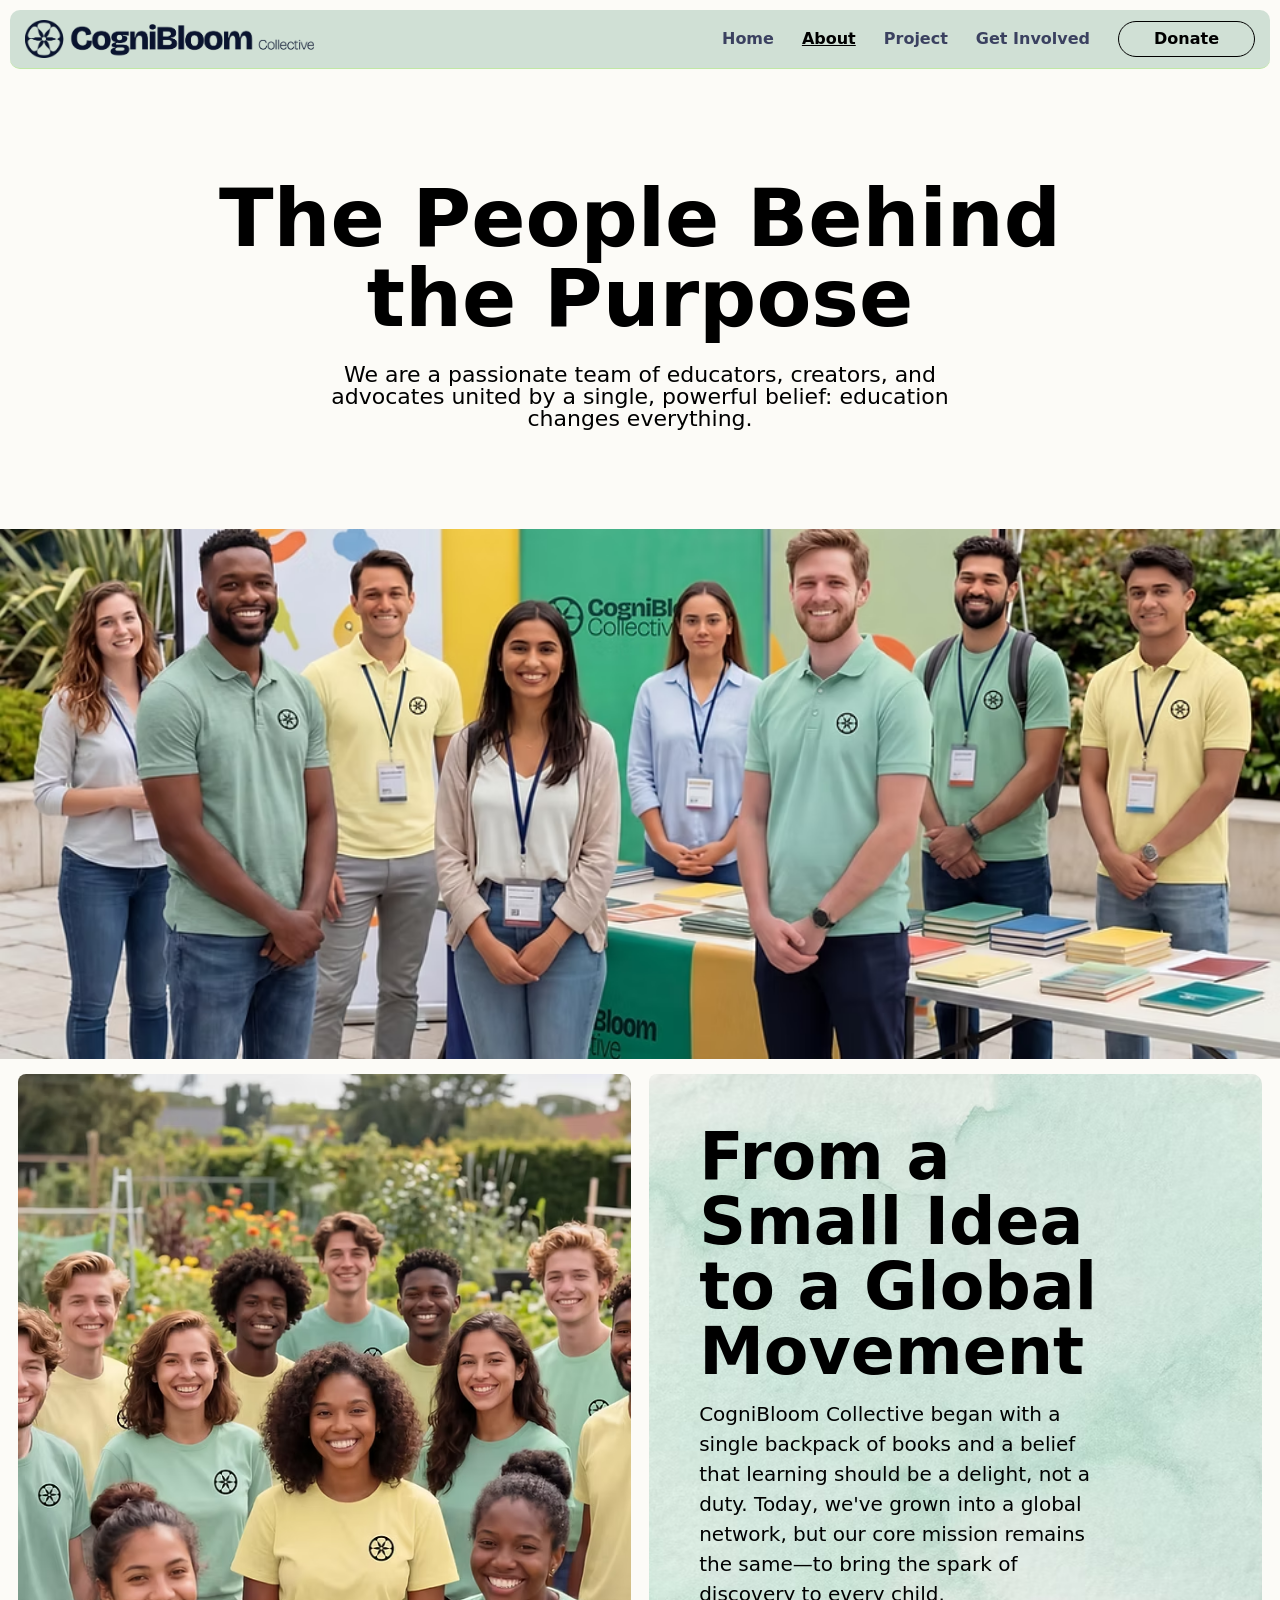
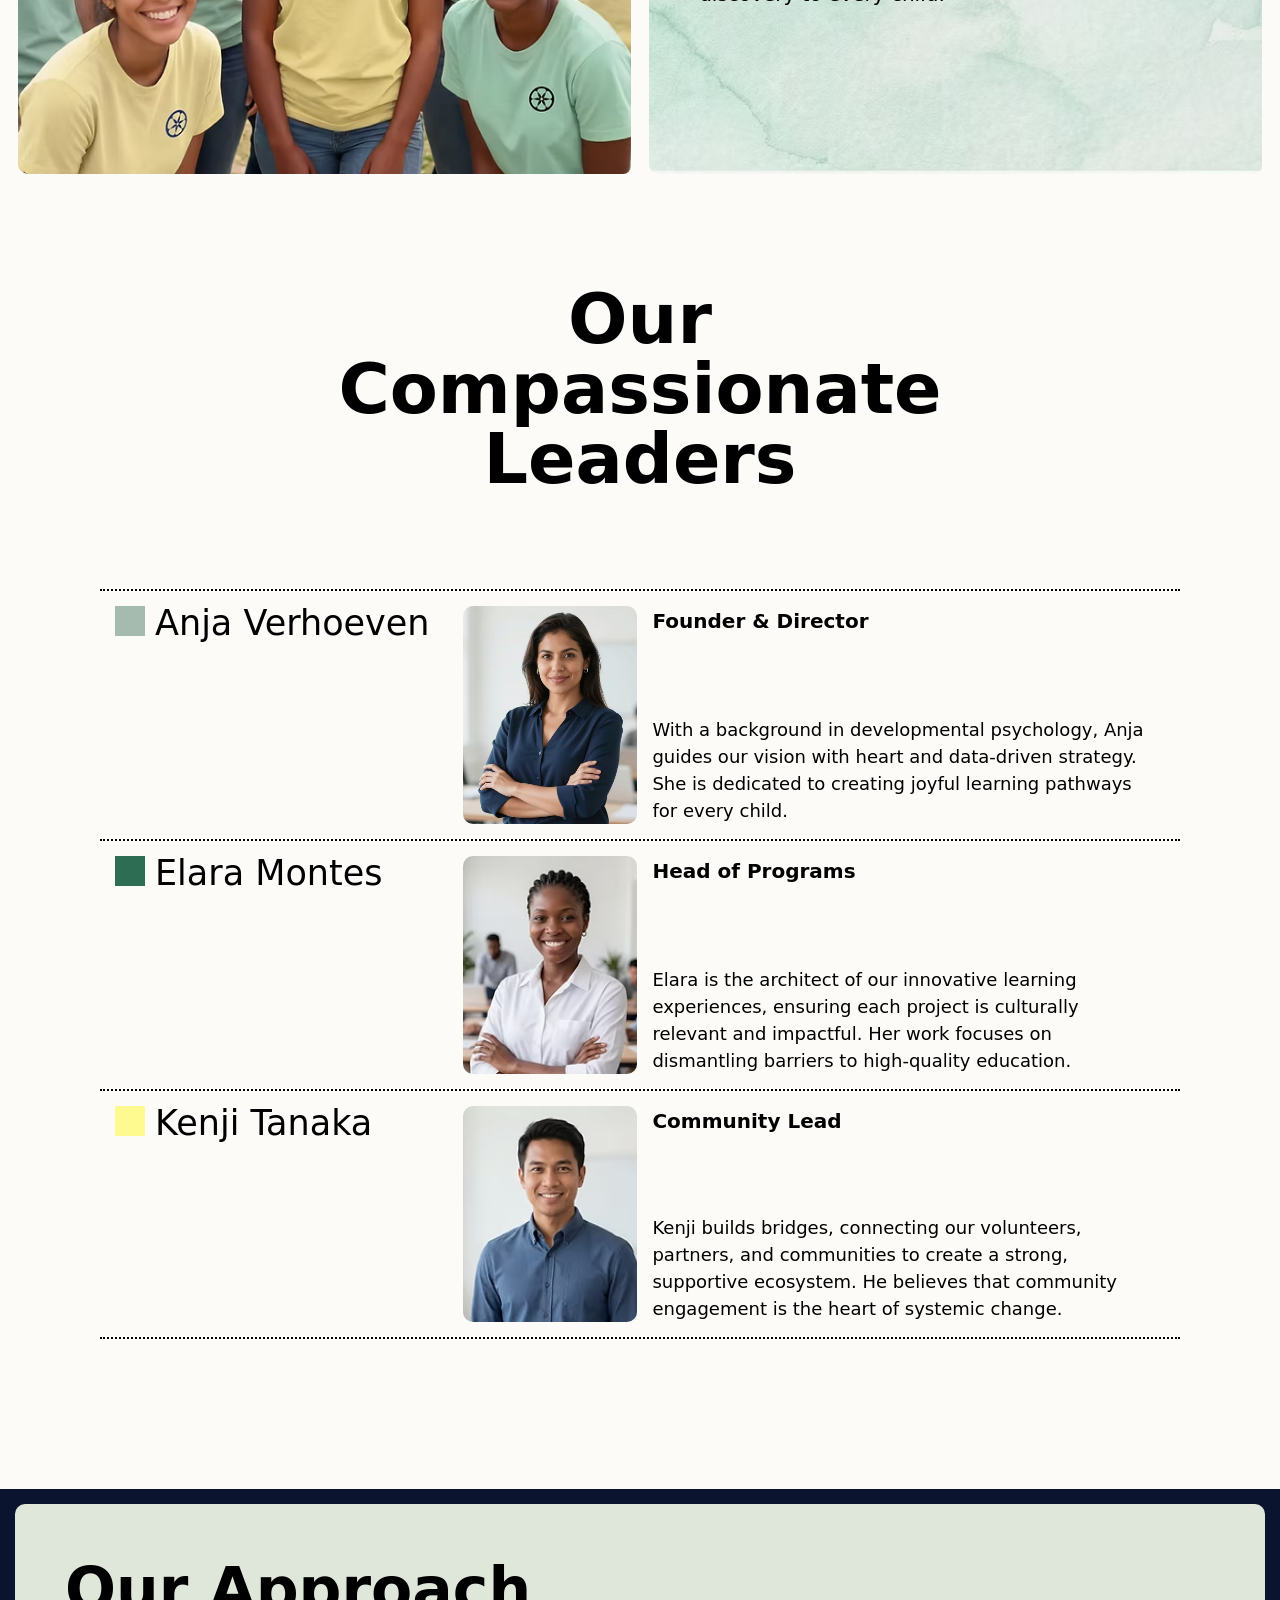
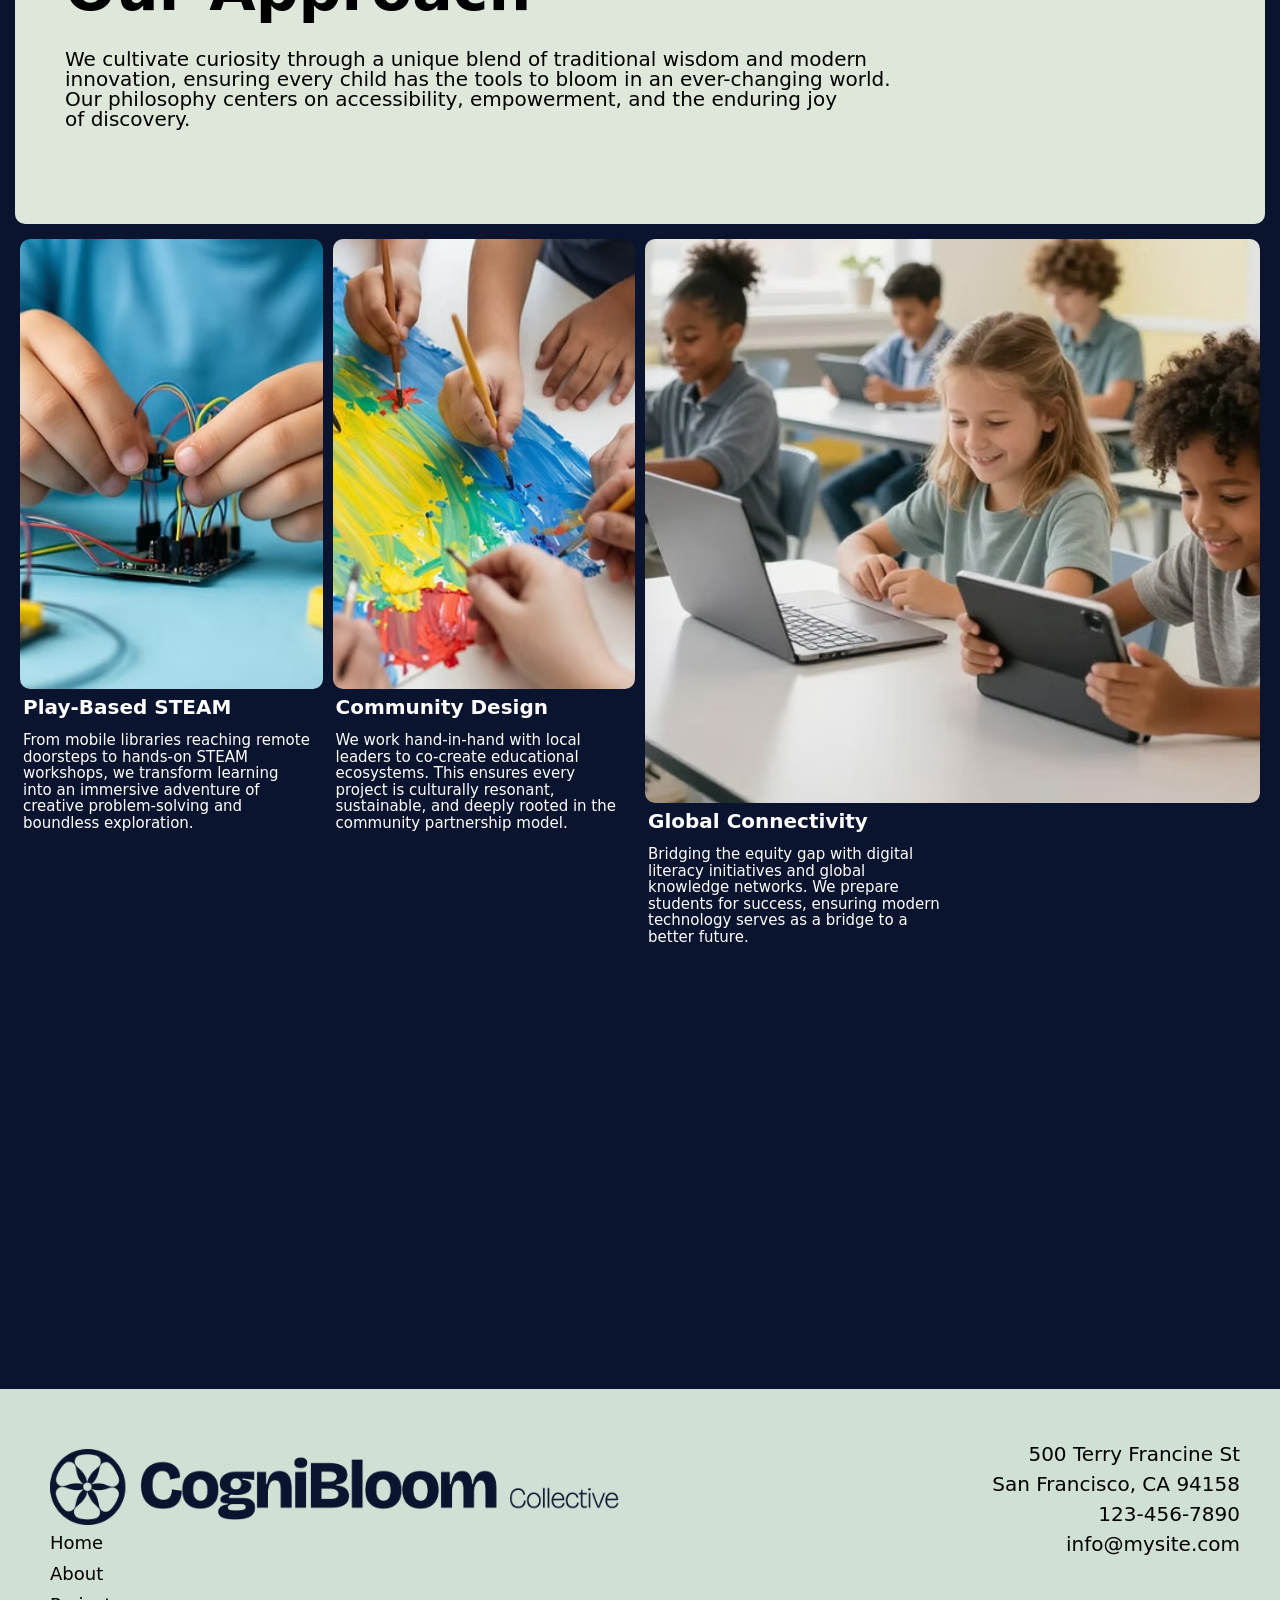
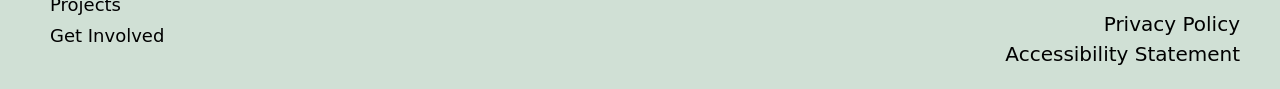
<file: pages/about.html>
<!doctype html>
<html lang="en">
  <head>
    <meta charset="UTF-8" />
    <meta name="viewport" content="width=device-width, initial-scale=1.0" />
    <title>Document</title>
    <link rel="stylesheet" href="../styles/reset.css">
    <link rel="stylesheet" href="../styles/header.css" />
    <link rel="stylesheet" href="../styles/footer.css" />
    <link rel="stylesheet" href="../styles/about.css" />
  </head>
  <body>
    <div class="padding">
      <header class="nav">
        <a class="logo" href="../index.html"
          ><img
            src="../images/c837a6_b99ae5eac99b433983c7f7e0ed3001bb~mv2.png"
            alt=""
        /></a>
        <input
          type="checkbox"
          id="menu-toggle"
          class="toggle"
          aria-label="Toggle menu"
        />
        <label for="menu-toggle" class="burger" aria-hidden="true"
          ><i></i><i></i><i></i
        ></label>
        <nav class="links">
          <a href="../index.html">Home</a>
          <a href="./pages/about.html" class="active">About</a>
          <a href="../pages/projects.html">Project</a>
          <a href="../pages/getinvolved.html">Get Involved</a>
          <a href="../pages/donate.html" class="btn">Donate</a>
        </nav>
      </header>
    </div>
    <main>
      <div class="text">
        <h1>The People Behind the Purpose</h1>
        <p>We are a passionate team of educators, creators, and advocates united by a single, powerful belief: education changes everything.</p>
      </div>
      <div class="bigimg">
        <img src="../images/untitled_Gemini 3_edited.avif" alt="">
      </div>
      <div class="parent">
        <div class="photo">
          <img src="../images/untitled_Gemini 3_1 Flash (Nano Banana 2)_2026-03-19_22-51-072.avif" alt="">
        </div>
        <div class="text1">
          <h2>From a Small Idea to a Global Movement</h2>
          <p>CogniBloom Collective began with a single backpack of books and a belief that learning should be a delight, not a duty. Today, we've grown into a global network, but our core mission remains the same—to bring the spark of discovery to every child.</p>
        </div>
      </div>
      <div class="hero">
        <h1>Our Compassionate Leaders</h1>
      </div>
      <div class="holder">
        <div class="holder1">
          <div class="name">
            <div class="color"></div>
            <p>Anja Verhoeven</p>
          </div>
          <div class="picture">
            <img src="../images/c837a6_51d7d02557ae46978802cab219320728~mv2.avif" alt="">
          </div>
          <div class="text3">
            <h3>Founder & Director</h3>
            <p>With a background in developmental psychology, Anja guides our vision with heart and data-driven strategy. She is dedicated to creating joyful learning pathways for every child.</p>
          </div>
        </div>
        <div class="holder1">
          <div class="name">
            <div class="color1"></div>
            <p>Elara Montes</p>
          </div>
          <div class="picture">
            <img src="../images/untitled_Gemini 3_1 Flash (Nano Banana 2)_2026-03-19_23-37-52.avif" alt="">
          </div>
          <div class="text3">
            <h3>Head of Programs</h3>
            <p>Elara is the architect of our innovative learning experiences, ensuring each project is culturally relevant and impactful. Her work focuses on dismantling barriers to high-quality education.</p>
          </div>
        </div>
        <div class="holder2">
          <div class="name">
            <div class="color2"></div>
            <p>Kenji Tanaka</p>
          </div>
          <div class="picture">
            <img src="../images/untitled_Gemini 3 (Nano Banana Pro)_2026-03-22_15-21-33.avif" alt="">
          </div>
          <div class="text3">
            <h3>Community Lead</h3>
            <p>Kenji builds bridges, connecting our volunteers, partners, and communities to create a strong, supportive ecosystem. He believes that community engagement is the heart of systemic change.</p>
          </div>
        </div>
      </div>
      <div class="gapper"></div>
      <div class="background">
        <div class="approach">
          <h2>Our Approach</h2>
          <p>We cultivate curiosity through a unique blend of traditional wisdom and modern innovation, ensuring every child has the tools to bloom in an ever-changing world. Our philosophy centers on accessibility, empowerment, and the enduring joy of discovery.</p>
        </div>
        <div class="card-holder">
          <div class="card">
            <img src="../images/c837a6_28ec3ead72d84b7d890cd1c39228bf9e~mv2.avif" alt="">
            <div class="text5">
              <h2>Play-Based STEAM</h2>
              <p>From mobile libraries reaching remote doorsteps to hands-on STEAM workshops, we transform learning into an immersive adventure of creative problem-solving and boundless exploration.</p>
            </div>
          </div>
          <div class="card">
            <img src="../images/ai-generated-IMAGE - 2026-03-19T134012_222.avif" alt="">
            <div class="text5">
              <h2>Community Design</h2>
              <p>We work hand-in-hand with local leaders to co-create educational ecosystems. This ensures every project is culturally resonant, sustainable, and deeply rooted in the community partnership model.</p>
            </div>
          </div>
          <div class="card2">
            <img src="../images/ai-generated-IMAGE (83).avif" alt="">
            <div class="text4">
              <h2>Global Connectivity</h2>
              <p>Bridging the equity gap with digital literacy initiatives and global knowledge networks. We prepare students for success, ensuring modern technology serves as a bridge to a better future.</p>
            </div>
          </div>
        </div>
      </div>

    
    
    </main>
    <footer>
      <div class="box">
        <img
          src="../images/c837a6_b99ae5eac99b433983c7f7e0ed3001bb~mv2.png"
          alt=""
        />
        <a href="./index.html" class="top">Home</a>
        <a href="./pages/about.html">About</a>
        <a href="./pages/projects.html">Projects</a>
        <a href="./pages/getinvolved.html">Get Involved</a>
      </div>
      <div class="box1">
        <p>
          500 Terry Francine St

          <br />
          San Francisco, CA 94158

          <br />
          123-456-7890

          <br />
          info@mysite.com
        </p>
        <p class="down">
          <a href=""
            >Privacy Policy <br />
            Accessibility Statement</a
          >
        </p>
      </div>
    </footer>
  </body>
</html>
</file>
<file: styles/header.css>
body {
  font-family:
    system-ui,
    -apple-system,
    "Segoe UI",
    sans-serif;
  background: #f7f7f7;
}

.nav {
  position: sticky;
  top: 0;
  z-index: 10;
  display: flex;
  align-items: center;
  justify-content: space-between;
  padding: 10px 15px;
  background: #d0e0d5;
  backdrop-filter: blur(10px);
  border-bottom: 1px solid #c0e8a5;
  border-radius: 10px;
}
.logo img {
  width: 300px;
}
.padding {
  padding: 10px;
}

.logo {
  font-size: 1.3rem;
  font-weight: 800;
  color: #002057;
  text-decoration: none;
}
.logo span {
  color: #ff7b00;
}

.links {
  display: flex;
  align-items: center;
  gap: 28px;
}
.links a {
  color: #3b4160;
  font-weight: 600;
  text-decoration: none;
}
.links a:hover,
.links a.active {
  color: black;
  text-decoration: underline;
}
.links .btn {
  padding: 5px 35px;
  border-radius: 999px;
  background: #d0e0d5;
  color: black;
  border: 1px solid black;
  display: flex;
  justify-content: center;
  align-items: center;
}
.links .btn:hover {
  background-color: #b8c9bd;
  color: black;
  text-decoration: underline;
}

/* The checkbox is the state; the label is the visible button */
.toggle {
  position: absolute;
  opacity: 0;
  pointer-events: none;
}
.burger {
  display: none;
  width: 28px;
  cursor: pointer;
}
.burger i {
  display: block;
  height: 3px;
  margin: 5px 0;
  border-radius: 2px;
  background: #002057;
  transition:
    transform 0.25s ease,
    opacity 0.25s ease;
}

.demo {
  min-height: 90vh;
  display: grid;
  place-content: center;
  text-align: center;
}
.demo h1 {
  margin: 0;
  color: #002057;
  font-size: clamp(1.8rem, 5vw, 3rem);
}
.demo p {
  color: #5b6178;
}
iframe {
  width: 100%;
  border: none;
  display: block;
}

@media (max-width: 720px) {
  .burger {
    display: block;
  }
  .links {
    position: absolute;
    top: 100%;
    left: 0;
    right: 0;
    flex-direction: column;
    align-items: stretch;
    gap: 0;
    padding: 8px 6vw 20px;
    background: #d0e0d5;
    border-bottom: 1px solid #d0e0d5;
    display: none;
  }
  .links a {
    padding: 14px 0;
  }
  .links .btn {
    margin-top: 8px;
    text-align: center;
  }

  .toggle:checked ~ .links {
    display: flex;
  }
  .toggle:checked ~ .burger i:nth-child(1) {
    transform: translateY(8px) rotate(45deg);
  }
  .toggle:checked ~ .burger i:nth-child(2) {
    opacity: 0;
  }
  .toggle:checked ~ .burger i:nth-child(3) {
    transform: translateY(-8px) rotate(-45deg);
  }
}
@media (max-width: 950px) {
  .logo img {
    width: 200px;
  }
}

@media (max-width: 690px) {
  .logo img {
    width: 250px;
  }
}
@media (max-width: 400px) {
  .logo img {
    width: 199px;
  }
}

body {
  background-color: #fcfbf7;
}
</file>
<file: styles/footer.css>
* {
  margin: 0;
  padding: 0;
  box-sizing: border-box;
}

footer {
  width: 100%;
  display: flex;
  flex-direction: row;
  height: 300px;
  background-color: #d0e0d5;
  padding: 40px;
  padding-top: 50px;
}
.box img {
  width: 600px;
}
.box {
  display: flex;
  flex-direction: column;
  justify-content: top;
  align-items: start;
  gap: 4px;
  padding: 10px;
}
.box1 {
  display: flex;
  flex-direction: column;
  align-items: end;
  justify-content: top;
}
.box1 p {
  font-size: 20px;
  text-align: end;
}
.down {
  padding-top: 50px;
  color: black;
  text-decoration: none;
}
.down a {
  color: black;
  text-decoration: none;
}
.box a {
  font-size: 18px;
  gap: 10px;
  color: black;
  text-decoration: none;
}

iframe {
  width: 100%;
  border: none;
  display: block;
}
.box,
.box1 {
  flex: 1;
  min-width: 0;
}

@media (max-width: 1010px) {
  .box img {
    width: 500px;
  }
  .box1 p {
    font-size: 19px;
    text-align: end;
  }
}
@media (max-width: 970px) {
  .box img {
    width: 400px;
  }
  .box1 p {
    font-size: 18px;
    text-align: end;
  }
}
@media (max-width: 700px) {
  .box img {
    width: 300px;
  }
  .box1 p {
    font-size: 16px;
    text-align: end;
  }
}
@media (max-width: 570px) {
  .box img {
    width: 200px;
  }
  .box1 p {
    font-size: 14px;
    text-align: end;
  }
}
@media (max-width: 400px) {
  .box img {
    width: 100px;
  }
}
@media (max-width: 450px) {
  footer {
    flex-direction: column;
    height: fit-content;
    display: flex;
    gap: 15px;
  }
  .box1 {
    align-items: start;
    justify-content: center;
  }
  .box1 p {
    text-align: start;
  }
  .box img {
    width: 250px;
  }
}
</file>
<file: styles/about.css>
.text {
    width: 100%;
    height: 450px;
    display: flex;
    flex-direction: column;
    align-items: center;
    justify-content: center;
    gap: 25px;
    padding: 20px;
}

.text h1 {
    font-size: 80px;
    max-width: 1000px;
    text-align: center;
    line-height: 100%;
    word-wrap: break-word;
}

.text p {
    font-size: 22px;
    max-width: 700px;
    text-align: center;
    line-height: 100%;
    word-wrap: break-word;
}

.bigimg {
    width: 100%;
    height: 100%;
}

.bigimg img {
    width: 100%;
    object-fit: cover;
}

.parent {
    width: 100%;
    height: 100%;
    display: flex;
    flex-direction: row;
    padding: 15px;
    gap: 15px;
    justify-content: space-evenly;
}

.photo {
    width: 49%;
    height: 700px;
}

.photo img {
    width: 100%;
    object-fit: cover;
    height: 100%;
    border-radius: 8px 10px;
}

.text1 {
    width: 49%;
    height: 700px;
    padding: 50px;
    border-radius: 8px 10px;
    background-image: url(../images/untitled_Gemini\ 3\ \(Nano\ Banana\ Pro\)_2026-03-19_21-55-02_edited.avif);
    background-size: cover;
    background-position: center;
    background-repeat: no-repeat;
    display: flex;
    flex-direction: column;
    gap: 15px;
}

.text1 h2 {
    font-size: 65px;
    line-height: 100%;
    max-width: 600px;
    word-wrap: break-word;
}

.text1 p {
    max-width: 400px;
    font-size: 20px;
    word-wrap: break-word;
}

.hero {
    width: 100%;
    height: 400px;
    display: flex;
    flex-direction: column;
    align-items: center;
    justify-content: center;
    padding: 20px;
}

.hero h1 {
    font-size: 70px;
    line-height: 100%;
    max-width: 700px;
    text-align: center;
    word-wrap: break-word;
}

.holder {
    width: 100%;
    height: 100%;
    display: flex;
    flex-direction: column;
    padding: 0px 100px;
}

.holder1 {
    width: 100%;
    height: 250px;
    display: flex;
    flex-direction: row;
    border-top: 2px dotted black;
    padding: 15px;
}

.picture {
    width: 20%;
}

.picture img {
    object-fit: cover;
    width: 100%;
    height: 100%;
    border-radius: 10px;
}

.name {
    width: 40%;
    display: flex;
    flex-direction: row;
}

.text3 {
    width: 60%;
    display: flex;
    flex-direction: column;
    justify-content: space-between;
    padding: 0 15px;
}

.text3 p {
    font-size: 18px;
    word-wrap: break-word;
}

.text3 h3 {
    font-size: 20px;
}

.name p {
    font-size: 35px;
    line-height: 100%;
    padding-left: 10px;
    word-wrap: break-word;
}

.color {
    width: 30px;
    height: 30px;
    background-color: #a5bbaf;
}

.color1 {
    width: 30px;
    height: 30px;
    background-color: #2c6d54;
}

.color2 {
    background-color: #fefa8f;
    width: 30px;
    height: 30px;
}

.holder2 {
    width: 100%;
    height: 250px;
    display: flex;
    flex-direction: row;
    border-top: 2px dotted black;
    padding: 15px;
    border-bottom: 2px dotted black;
}

.gapper {
    width: 100%;
    height: 150px;
}

.background {
    background-color: #0a142f;
    width: 100%;
    height: 1500px;
    padding: 15px;
}

.approach {
    background-color: #dfe7da;
    padding: 40px 50px;
    width: 100%;
    height: 320px;
    border-radius: 10px;
    display: flex;
    flex-direction: column;
    gap: 15px;
}

.approach h2 {
    font-size: 60px;
}

.approach p {
    font-size: 20px;
    line-height: 100%;
    max-width: 850px;
    word-wrap: break-word;
}

.card-holder {
    width: 100%;
    padding: 10px 0 0 0;
    overflow: hidden;
    color: white;
    display: flex;
    flex-direction: row;
    height: auto;
}

.card {
    width: 25%;
    height: auto;
    padding: 5px;
    display: flex;
    flex-direction: column;
    flex-shrink: 0;
    box-sizing: border-box;
}

.card img {
    width: 100%;
    object-fit: cover;
    display: block;
    border-radius: 10px;
    height: 450px;
    display: block;
}

.text5 {
    padding: 3px;
    gap: 10px;
    display: flex;
    flex-direction: column;
}

.text5 h2 {
    font-size: 20px;
}

.text5 p {
    font-size: 15px;
    line-height: 110%;
    word-wrap: break-word;
}

.text4 {
    padding: 3px;
    gap: 10px;
    display: flex;
    flex-direction: column;
}

.text4 h2 {
    font-size: 20px;
}

.text4 p {
    font-size: 15px;
    line-height: 110%;
    max-width: 300px;
    word-wrap: break-word;
}

.card2 {
    height: auto;
    padding: 5px;
    display: flex;
    flex-direction: column;
    width: 50%;
    box-sizing: border-box;
    flex-shrink: 0;
}

.card2 img {
    width: 100%;
    height: auto;
    display: block;
    border-radius: 10px;
}

@media (max-width: 1100px) {
    .text h1 {
        font-size: 60px;
    }

    .text1 h2 {
        font-size: 50px;
    }

    .hero h1 {
        font-size: 55px;
    }

    .approach h2 {
        font-size: 50px;
    }

    .name p {
        font-size: 28px;
    }
}

@media (max-width: 900px) {
    .text {
        height: auto;
        padding: 60px 20px;
    }

    .text h1 {
        font-size: 50px;
    }

    .text p {
        font-size: 18px;
    }

    .parent {
        flex-direction: column;
    }

    .photo,
    .text1 {
        width: 100%;
        height: auto;
        min-height: 500px;
    }

    .text1 {
        padding: 40px;
    }

    .text1 h2 {
        font-size: 45px;
    }

    .hero {
        height: auto;
        padding: 50px 20px;
    }

    .hero h1 {
        font-size: 45px;
    }

    .holder {
        padding: 0 30px;
    }

    .holder1,
    .holder2 {
        height: auto;
        flex-wrap: wrap;
        gap: 15px;
    }

    .name {
        width: 100%;
        order: 2;
    }

    .picture {
        width: 100%;
        height: 300px;
        order: 1;
    }

    .text3 {
        width: 100%;
        order: 3;
        padding: 10px 0;
    }

    .approach {
        height: auto;
        padding: 30px;
    }

    .approach h2 {
        font-size: 45px;
    }

    .card-holder {
        flex-wrap: wrap;
    }

    .card {
        width: 50%;
    }

    .card2 {
        width: 100%;
    }
}

@media (max-width: 600px) {
    .text h1 {
        font-size: 38px;
    }

    .text p {
        font-size: 16px;
    }

    .text1 h2 {
        font-size: 35px;
    }

    .text1 p {
        font-size: 16px;
    }

    .hero h1 {
        font-size: 35px;
    }

    .name p {
        font-size: 24px;
    }

    .approach h2 {
        font-size: 35px;
    }

    .approach p {
        font-size: 16px;
    }

    .card {
        width: 100%;
    }

    .card img {
        height: 300px;
    }
   
}

@media (max-width: 450px) {
    .text h1 {
        font-size: 30px;
    }

    .text1 {
        padding: 25px;
    }

    .text1 h2 {
        font-size: 28px;
    }

    .hero h1 {
        font-size: 30px;
    }

    .holder {
        padding: 0 15px;
    }

    .name p {
        font-size: 20px;
    }

    .approach {
        padding: 20px;
    }

    .approach h2 {
        font-size: 28px;
    }
}

@media (max-width: 345px) {
    .text h1 {
        font-size: 25px;
    }

    .text1 h2 {
        font-size: 24px;
    }

    .hero h1 {
        font-size: 26px;
    }

    .name p {
        font-size: 18px;
    }

    .approach h2 {
        font-size: 24px;
    }
}
</file>
